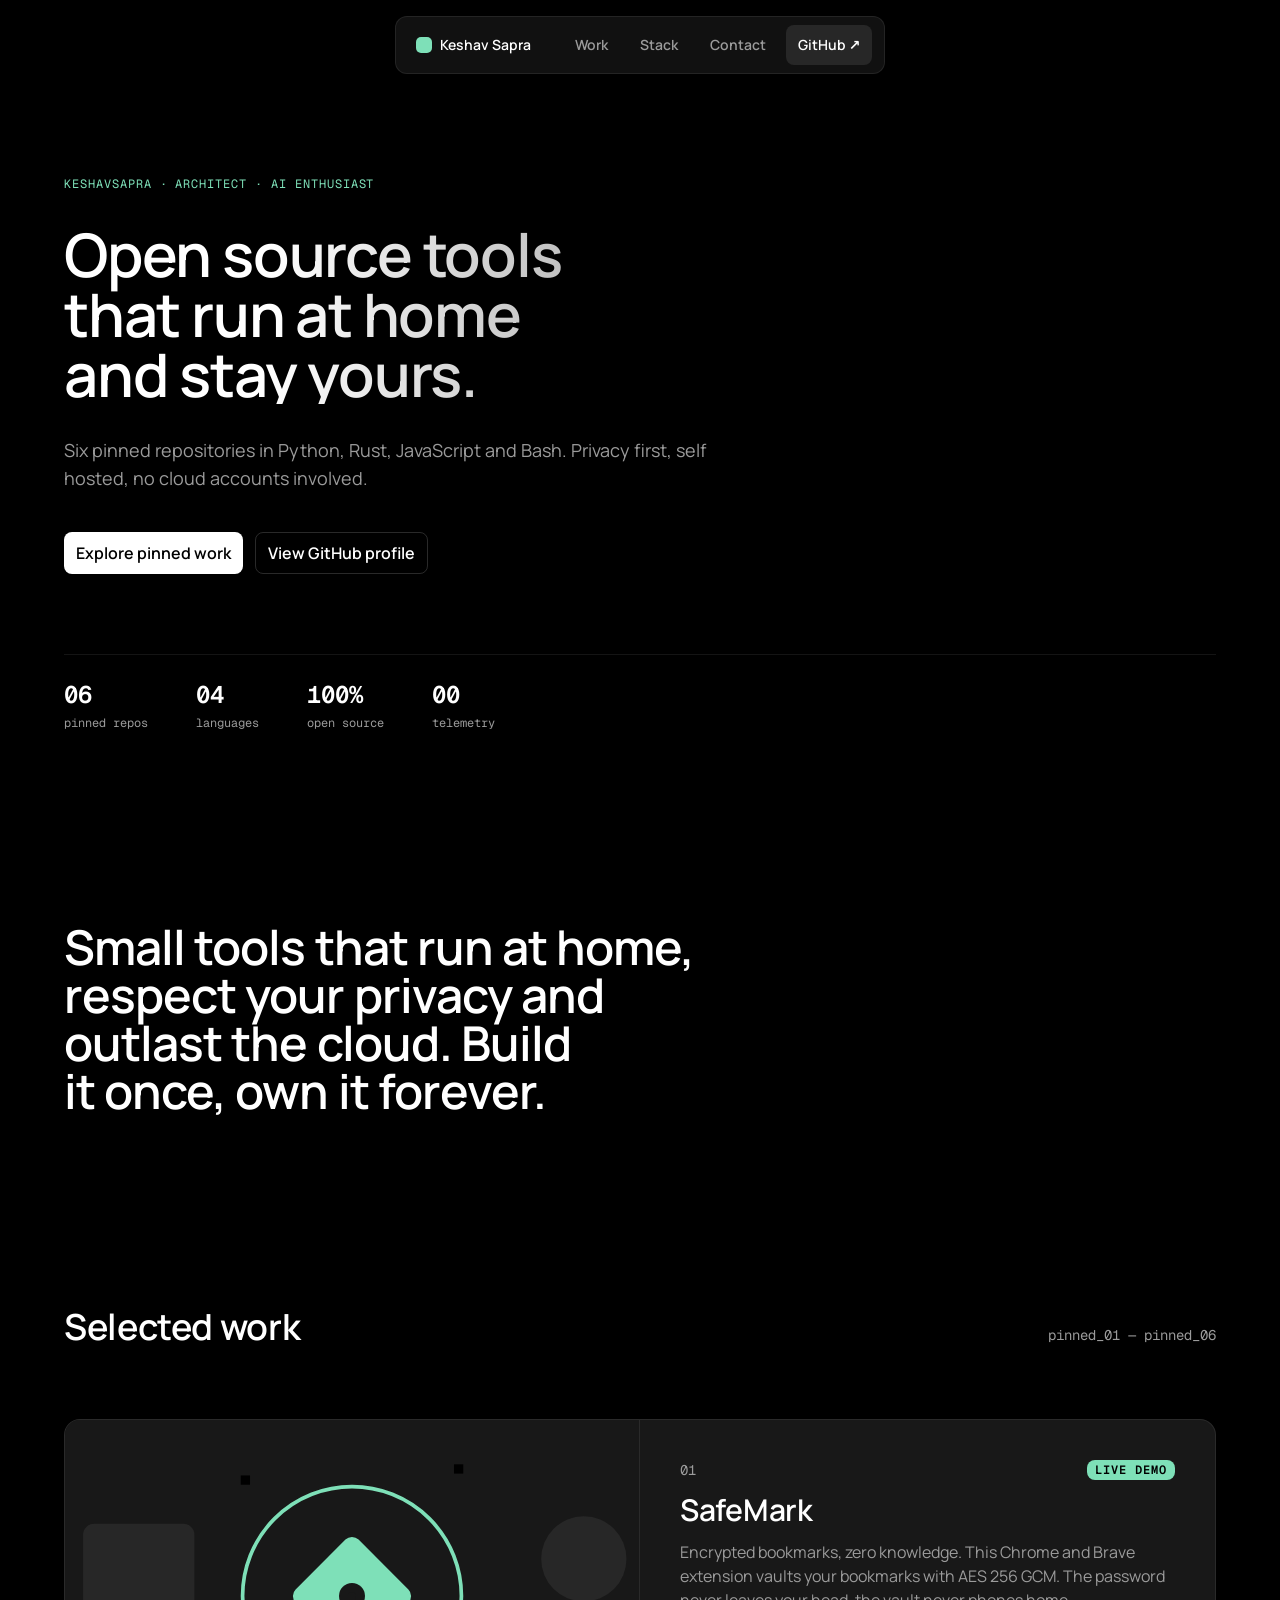
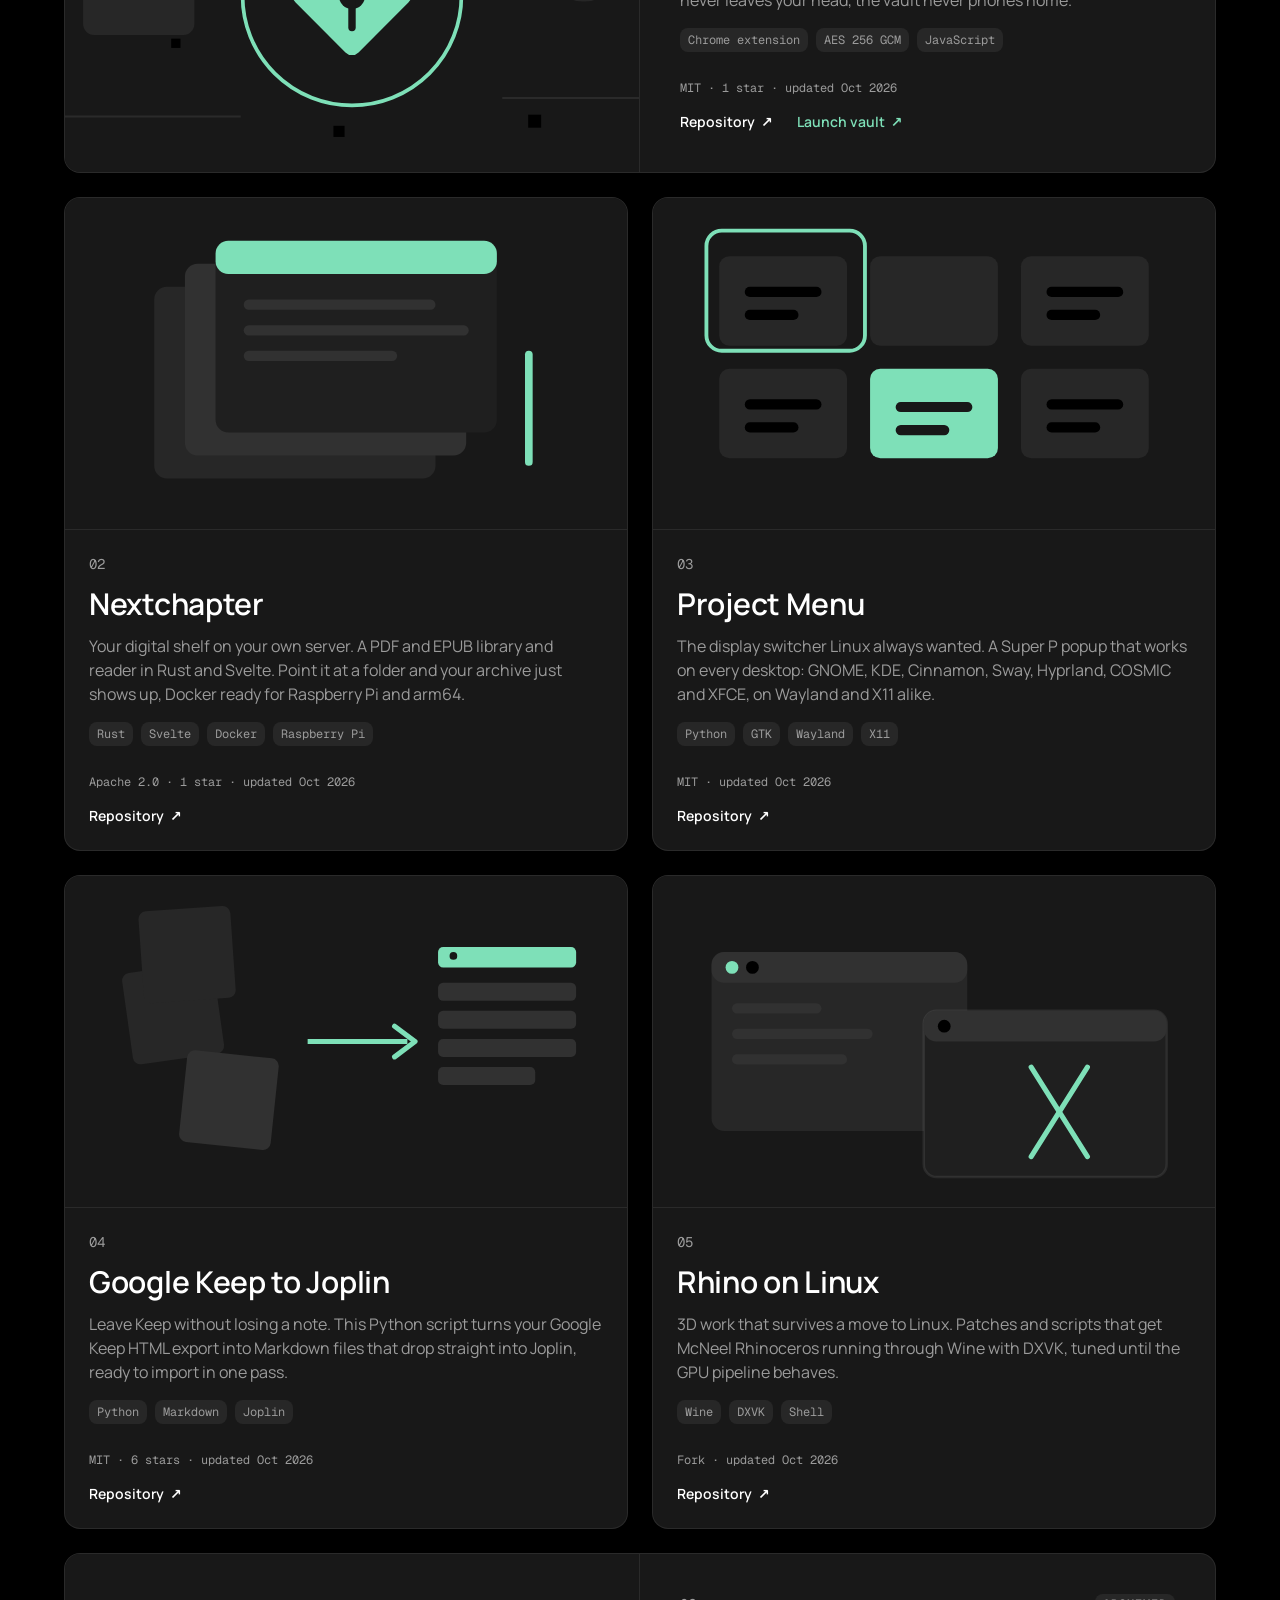
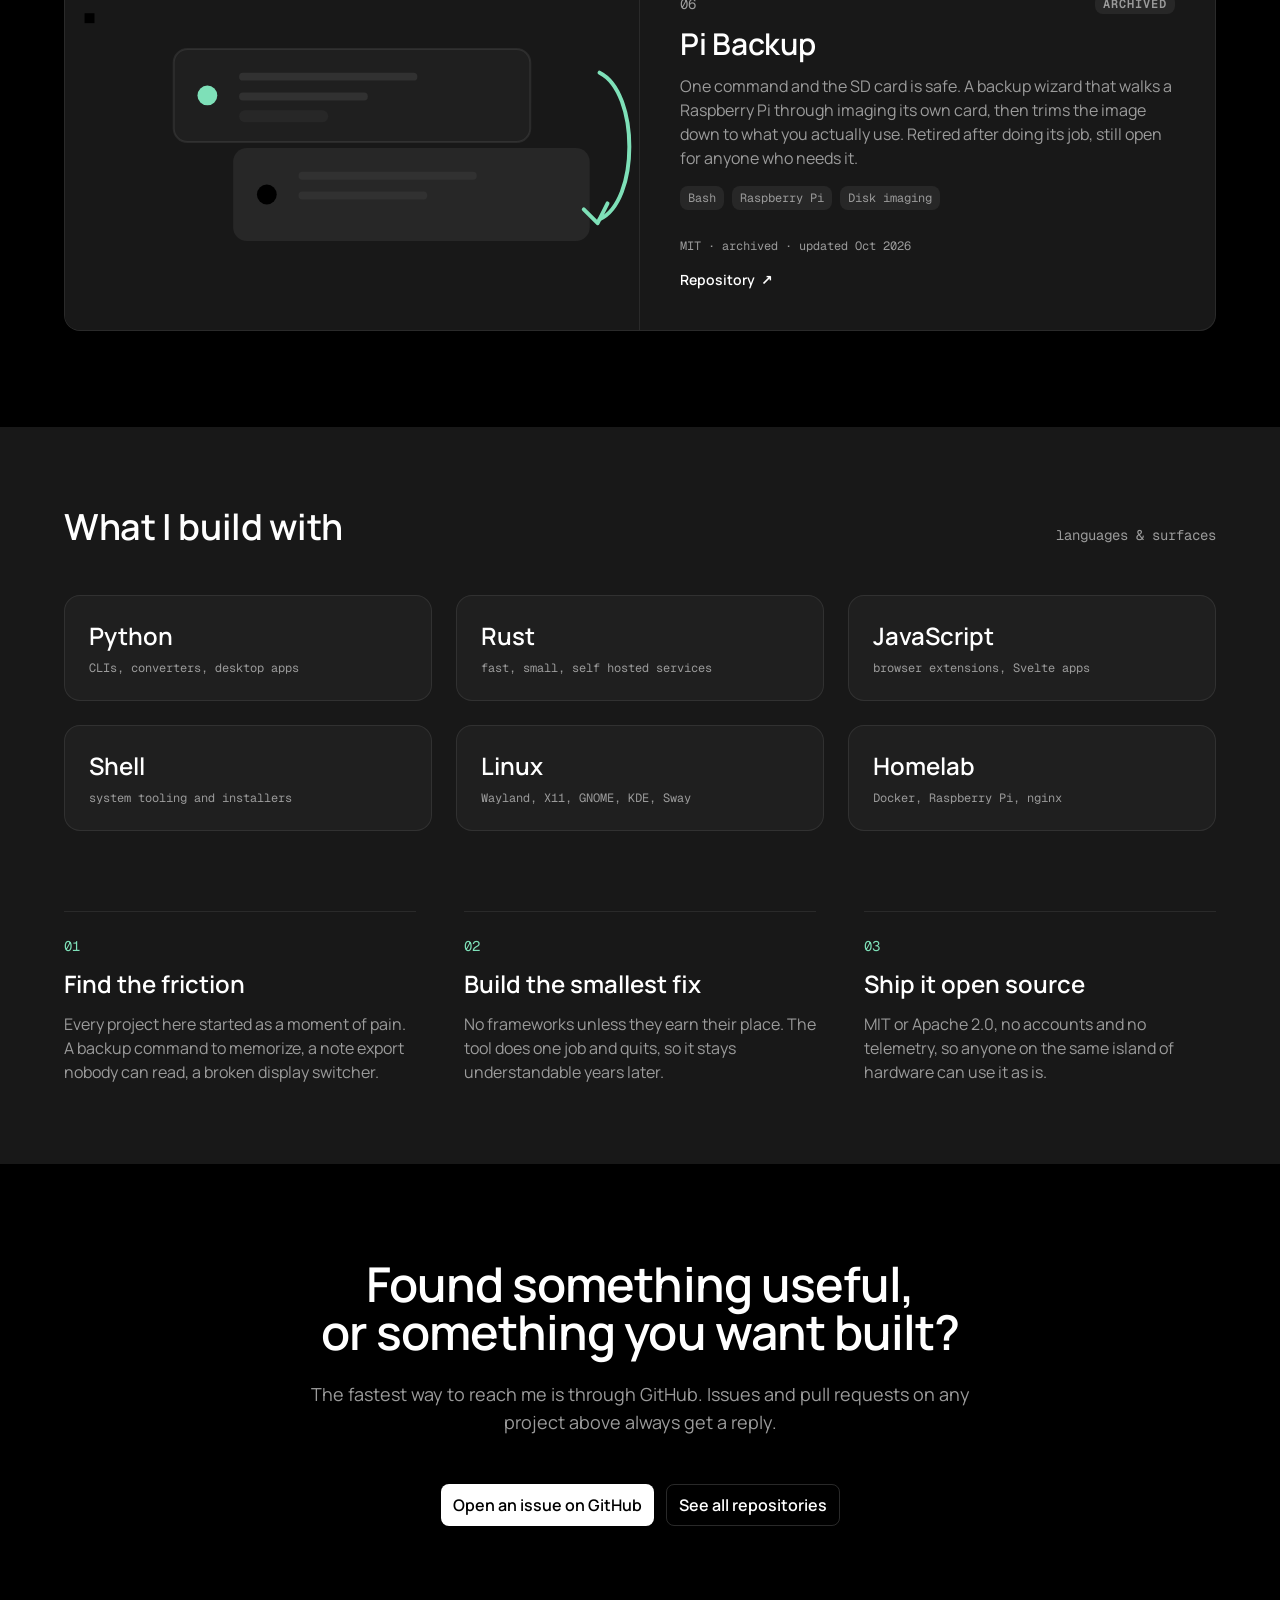
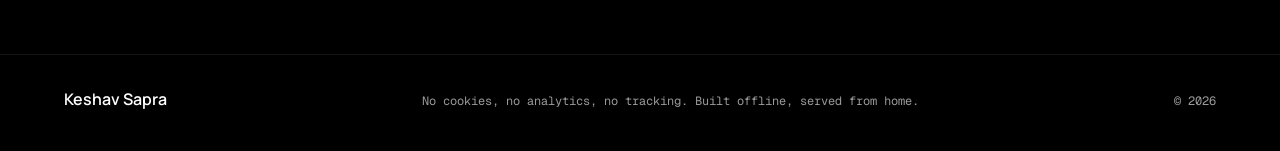
<file: index.html>
<!DOCTYPE html>
<html lang="en">
<head>
  <meta charset="UTF-8">
  <meta name="viewport" content="width=device-width, initial-scale=1">
  <title>Keshav Sapra · Pinned work</title>
  <meta name="description" content="Pinned projects from Keshav Sapra. Open source tools built for Linux, self hosting and privacy. No cloud accounts, no telemetry.">
  <meta property="og:title" content="Keshav Sapra · Pinned work">
  <meta property="og:description" content="Six pinned projects. Open source, self hosted, privacy first. Built on Linux.">
  <meta property="og:type" content="website">
  <meta property="og:image" content="assets/img/og.png">
  <meta name="theme-color" content="#000000">
  <link rel="icon" type="image/svg+xml" href="assets/img/favicon.svg">
  <link rel="icon" type="image/png" sizes="64x64" href="assets/img/favicon.png">
  <link rel="stylesheet" href="assets/css/style.css">
</head>
<body>
  <a class="skip-link" href="#main">Skip to content</a>

  <!-- ===== Floating nav ===== -->
  <header class="nav-wrap">
    <nav class="nav" aria-label="Primary">
      <a class="nav-brand" href="#top">
        <span class="brand-mark" aria-hidden="true"></span>
        <span class="brand-name">Keshav Sapra</span>
      </a>
      <button class="nav-toggle" type="button" aria-expanded="false" aria-controls="nav-links" aria-label="Open menu">
        <span class="nav-toggle-line" aria-hidden="true"></span>
        <span class="nav-toggle-line" aria-hidden="true"></span>
      </button>
      <div class="nav-links" id="nav-links">
        <a class="nav-link" href="#work">Work</a>
        <a class="nav-link" href="#stack">Stack</a>
        <a class="nav-link" href="#contact">Contact</a>
        <a class="nav-link nav-link-ext" href="https://github.com/keshavsapra" target="_blank" rel="noopener">GitHub ↗</a>
      </div>
    </nav>
  </header>

  <main id="main">

    <!-- ===== Hero ===== -->
    <section class="hero" id="top">
      <div class="container">
        <p class="eyebrow reveal">keshavsapra · architect · AI enthusiast</p>
        <h1 class="hero-title reveal">
          Open source tools<br>
          that run at home<br>
          and stay yours.
        </h1>
        <p class="hero-sub reveal">
          Six pinned repositories in Python, Rust, JavaScript and Bash.
          Privacy first, self hosted, no cloud accounts involved.
        </p>
        <div class="hero-cta reveal">
          <a class="btn btn-primary" href="#work">Explore pinned work</a>
          <a class="btn btn-ghost" href="https://github.com/keshavsapra" target="_blank" rel="noopener">View GitHub profile</a>
        </div>
        <ul class="hero-stats reveal" aria-label="Quick facts">
          <li><span class="stat-num">06</span><span class="stat-label">pinned repos</span></li>
          <li><span class="stat-num">04</span><span class="stat-label">languages</span></li>
          <li><span class="stat-num">100%</span><span class="stat-label">open source</span></li>
          <li><span class="stat-num">00</span><span class="stat-label">telemetry</span></li>
        </ul>
      </div>
    </section>

    <!-- ===== Tagline reveal (word by word) ===== -->
    <section class="tagline" aria-label="About this work">
      <div class="container">
        <h2 class="tagline-copy" id="tagline">Small tools that run at home,
          respect your privacy and outlast the cloud.
          Build it once, own it forever.</h2>
      </div>
    </section>

    <!-- ===== Work ===== -->
    <section class="work" id="work">
      <div class="container">
        <div class="section-head reveal">
          <h2 class="section-title">Selected work</h2>
          <p class="section-note">pinned_01 — pinned_06</p>
        </div>

        <!-- 01 · SafeMark (featured) -->
        <article class="card card-wide in-flow reveal" id="safemark">
          <div class="card-art">
            <svg viewBox="0 0 900 380" role="img" aria-label="Abstract art of a shield and scattered encrypted data squares" preserveAspectRatio="xMidYMid slice">
              <rect width="900" height="380" fill="var(--art-bg)"/>
              <g fill="var(--art-dim)">
                <rect x="60" y="52" width="10" height="10"/><rect x="120" y="300" width="10" height="10"/>
                <rect x="212" y="120" width="14" height="14"/><rect x="330" y="60" width="10" height="10"/>
                <rect x="430" y="330" width="12" height="12"/><rect x="560" y="48" width="10" height="10"/>
                <rect x="640" y="318" width="14" height="14"/><rect x="790" y="90" width="10" height="10"/>
                <rect x="840" y="240" width="12" height="12"/><rect x="255" y="236" width="10" height="10"/>
              </g>
              <circle cx="450" cy="190" r="118" fill="none" stroke="var(--accent)" stroke-width="4"/>
              <rect x="402" y="142" width="96" height="96" rx="10" fill="var(--accent)" transform="rotate(45 450 190)"/>
              <circle cx="450" cy="190" r="14" fill="var(--art-bg)"/>
              <path d="M450 190 v34" stroke="var(--art-bg)" stroke-width="8" stroke-linecap="round"/>
              <circle cx="700" cy="150" r="46" fill="var(--surface2)"/>
              <rect x="160" y="112" width="120" height="120" rx="12" fill="var(--surface2)"/>
              <path d="M120 320 h210" stroke="var(--line)" stroke-width="2"/>
              <path d="M612 300 h220" stroke="var(--line)" stroke-width="2"/>
            </svg>
          </div>
          <div class="card-body">
            <div class="card-top">
              <span class="card-index">01</span>
              <span class="card-flag">live demo</span>
            </div>
            <h3 class="card-title">SafeMark</h3>
            <p class="card-desc">
              Encrypted bookmarks, zero knowledge. This Chrome and Brave extension vaults
              your bookmarks with AES 256 GCM. The password never leaves your head, the
              vault never phones home.
            </p>
            <ul class="card-tags" aria-label="Technologies">
              <li>Chrome extension</li><li>AES 256 GCM</li><li>JavaScript</li>
            </ul>
            <p class="card-meta">MIT · 1 star · updated Oct 2026</p>
            <div class="card-links">
              <a class="card-link" href="https://github.com/keshavsapra/SafeMark" target="_blank" rel="noopener">Repository <span aria-hidden="true">↗</span></a>
              <a class="card-link card-link-alt" href="https://keshavsapra.github.io/SafeMark/" target="_blank" rel="noopener">Launch vault <span aria-hidden="true">↗</span></a>
            </div>
          </div>
        </article>

        <!-- 02 · nextchapter -->
        <article class="card reveal" id="nextchapter">
          <div class="card-art">
            <svg viewBox="0 0 440 260" role="img" aria-label="Abstract art of stacked digital pages" preserveAspectRatio="xMidYMid slice">
              <rect width="440" height="260" fill="var(--art-bg)"/>
              <rect x="70" y="70" width="220" height="150" rx="10" fill="var(--surface2)"/>
              <rect x="94" y="52" width="220" height="150" rx="10" fill="var(--surface3)"/>
              <rect x="118" y="34" width="220" height="150" rx="10" fill="#1F1F1F"/>
              <rect x="118" y="34" width="220" height="26" rx="10" fill="var(--accent)"/>
              <g fill="var(--surface3)">
                <rect x="140" y="80" width="150" height="8" rx="4"/>
                <rect x="140" y="100" width="176" height="8" rx="4"/>
                <rect x="140" y="120" width="120" height="8" rx="4"/>
              </g>
              <rect x="360" y="120" width="6" height="90" rx="3" fill="var(--accent)"/>
            </svg>
          </div>
          <div class="card-body">
            <div class="card-top"><span class="card-index">02</span></div>
            <h3 class="card-title">Nextchapter</h3>
            <p class="card-desc">
              Your digital shelf on your own server. A PDF and EPUB library and reader in
              Rust and Svelte. Point it at a folder and your archive just shows up, Docker
              ready for Raspberry Pi and arm64.
            </p>
            <ul class="card-tags" aria-label="Technologies">
              <li>Rust</li><li>Svelte</li><li>Docker</li><li>Raspberry Pi</li>
            </ul>
            <p class="card-meta">Apache 2.0 · 1 star · updated Oct 2026</p>
            <div class="card-links">
              <a class="card-link" href="https://github.com/keshavsapra/nextchapter" target="_blank" rel="noopener">Repository <span aria-hidden="true">↗</span></a>
            </div>
          </div>
        </article>

        <!-- 03 · project-menu -->
        <article class="card reveal" id="project-menu">
          <div class="card-art">
            <svg viewBox="0 0 440 260" role="img" aria-label="Abstract art of a display picker grid with one active tile" preserveAspectRatio="xMidYMid slice">
              <rect width="440" height="260" fill="var(--art-bg)"/>
              <g fill="var(--surface2)">
                <rect x="52" y="46" width="100" height="70" rx="8"/>
                <rect x="170" y="46" width="100" height="70" rx="8"/>
                <rect x="288" y="46" width="100" height="70" rx="8"/>
                <rect x="52" y="134" width="100" height="70" rx="8"/>
              </g>
              <rect x="170" y="134" width="100" height="70" rx="8" fill="var(--accent)"/>
              <rect x="288" y="134" width="100" height="70" rx="8" fill="var(--surface2)"/>
              <rect x="30" y="30" width="124" height="94" rx="12" fill="none" stroke="var(--accent)" stroke-width="3" stroke-dasharray="0 0" transform="translate(12 -4)"/>
              <g fill="var(--art-dim)">
                <rect x="72" y="70" width="60" height="8" rx="4"/><rect x="72" y="88" width="42" height="8" rx="4"/>
                <rect x="190" y="160" width="60" height="8" rx="4" fill="var(--art-bg)"/><rect x="190" y="178" width="42" height="8" rx="4" fill="var(--art-bg)"/>
                <rect x="308" y="70" width="60" height="8" rx="4"/><rect x="308" y="88" width="42" height="8" rx="4"/>
                <rect x="72" y="158" width="60" height="8" rx="4"/><rect x="72" y="176" width="42" height="8" rx="4"/>
                <rect x="308" y="158" width="60" height="8" rx="4"/><rect x="308" y="176" width="42" height="8" rx="4"/>
              </g>
            </svg>
          </div>
          <div class="card-body">
            <div class="card-top"><span class="card-index">03</span></div>
            <h3 class="card-title">Project Menu</h3>
            <p class="card-desc">
              The display switcher Linux always wanted. A Super P popup that works on every
              desktop: GNOME, KDE, Cinnamon, Sway, Hyprland, COSMIC and XFCE, on Wayland and
              X11 alike.
            </p>
            <ul class="card-tags" aria-label="Technologies">
              <li>Python</li><li>GTK</li><li>Wayland</li><li>X11</li>
            </ul>
            <p class="card-meta">MIT · updated Oct 2026</p>
            <div class="card-links">
              <a class="card-link" href="https://github.com/keshavsapra/project-menu" target="_blank" rel="noopener">Repository <span aria-hidden="true">↗</span></a>
            </div>
          </div>
        </article>

        <!-- 04 · Google Keep to Joplin -->
        <article class="card reveal" id="keep-to-joplin">
          <div class="card-art">
            <svg viewBox="0 0 440 260" role="img" aria-label="Abstract art of scattered notes flowing into an ordered stack" preserveAspectRatio="xMidYMid slice">
              <rect width="440" height="260" fill="var(--art-bg)"/>
              <g fill="var(--surface2)" transform="rotate(-8 100 130)">
                <rect x="52" y="70" width="72" height="72" rx="6"/>
              </g>
              <g fill="var(--surface3)" transform="rotate(6 130 180)">
                <rect x="92" y="140" width="72" height="72" rx="6"/>
              </g>
              <g fill="var(--surface2)" transform="rotate(-4 96 66)">
                <rect x="60" y="26" width="72" height="72" rx="6"/>
              </g>
              <path d="M190 130 C 230 130, 232 130, 268 130" stroke="var(--accent)" stroke-width="4" fill="none"/>
              <path d="M258 118 L 274 130 L 258 142" stroke="var(--accent)" stroke-width="4" fill="none" stroke-linecap="round" stroke-linejoin="round"/>
              <rect x="292" y="56" width="108" height="16" rx="4" fill="var(--accent)"/>
              <rect x="292" y="84" width="108" height="14" rx="4" fill="var(--surface3)"/>
              <rect x="292" y="106" width="108" height="14" rx="4" fill="var(--surface3)"/>
              <rect x="292" y="128" width="108" height="14" rx="4" fill="var(--surface3)"/>
              <rect x="292" y="150" width="76" height="14" rx="4" fill="var(--surface3)"/>
              <circle cx="304" cy="63" r="3" fill="var(--art-bg)"/>
            </svg>
          </div>
          <div class="card-body">
            <div class="card-top"><span class="card-index">04</span></div>
            <h3 class="card-title">Google Keep to Joplin</h3>
            <p class="card-desc">
              Leave Keep without losing a note. This Python script turns your Google Keep
              HTML export into Markdown files that drop straight into Joplin, ready to
              import in one pass.
            </p>
            <ul class="card-tags" aria-label="Technologies">
              <li>Python</li><li>Markdown</li><li>Joplin</li>
            </ul>
            <p class="card-meta">MIT · 6 stars · updated Oct 2026</p>
            <div class="card-links">
              <a class="card-link" href="https://github.com/keshavsapra/Google-Keep-to-Joplin" target="_blank" rel="noopener">Repository <span aria-hidden="true">↗</span></a>
            </div>
          </div>
        </article>

        <!-- 05 · rhino-linux -->
        <article class="card reveal" id="rhino-linux">
          <div class="card-art">
            <svg viewBox="0 0 440 260" role="img" aria-label="Abstract art of overlapping application windows" preserveAspectRatio="xMidYMid slice">
              <rect width="440" height="260" fill="var(--art-bg)"/>
              <rect x="46" y="60" width="200" height="140" rx="10" fill="var(--surface2)"/>
              <rect x="46" y="60" width="200" height="24" rx="10" fill="var(--surface3)"/>
              <circle cx="62" cy="72" r="5" fill="var(--accent)"/>
              <circle cx="78" cy="72" r="5" fill="var(--art-dim)"/>
              <g fill="var(--surface3)">
                <rect x="62" y="100" width="70" height="8" rx="4"/>
                <rect x="62" y="120" width="110" height="8" rx="4"/>
                <rect x="62" y="140" width="90" height="8" rx="4"/>
              </g>
              <rect x="212" y="106" width="190" height="130" rx="10" fill="#1F1F1F" stroke="var(--line)" stroke-width="2"/>
              <rect x="212" y="106" width="190" height="24" rx="10" fill="var(--surface3)"/>
              <g stroke="var(--accent)" stroke-width="4" fill="none" stroke-linecap="round">
                <path d="M296 150 L 340 220"/>
                <path d="M340 150 L 296 220"/>
              </g>
              <circle cx="228" cy="118" r="5" fill="var(--art-dim)"/>
            </svg>
          </div>
          <div class="card-body">
            <div class="card-top"><span class="card-index">05</span></div>
            <h3 class="card-title">Rhino on Linux</h3>
            <p class="card-desc">
              3D work that survives a move to Linux. Patches and scripts that get
              McNeel Rhinoceros running through Wine with DXVK, tuned until the GPU
              pipeline behaves.
            </p>
            <ul class="card-tags" aria-label="Technologies">
              <li>Wine</li><li>DXVK</li><li>Shell</li>
            </ul>
            <p class="card-meta">Fork · updated Oct 2026</p>
            <div class="card-links">
              <a class="card-link" href="https://github.com/keshavsapra/rhino-linux" target="_blank" rel="noopener">Repository <span aria-hidden="true">↗</span></a>
            </div>
          </div>
        </article>

        <!-- 06 · pi-backup (wide closer) -->
        <article class="card card-wide reveal" id="pi-backup">
          <div class="card-art">
            <svg viewBox="0 0 900 380" role="img" aria-label="Abstract art of two identical drives, one duplicated as backup" preserveAspectRatio="xMidYMid slice">
              <rect width="900" height="380" fill="var(--art-bg)"/>
              <rect x="270" y="96" width="360" height="94" rx="14" fill="#1F1F1F" stroke="var(--line)" stroke-width="2"/>
              <circle cx="304" cy="143" r="10" fill="var(--accent)"/>
              <g fill="var(--surface3)">
                <rect x="336" y="120" width="180" height="8" rx="4"/>
                <rect x="336" y="140" width="130" height="8" rx="4"/>
              </g>
              <rect x="336" y="158" width="90" height="12" rx="6" fill="var(--surface2)"/>
              <rect x="330" y="196" width="360" height="94" rx="14" fill="var(--surface2)"/>
              <circle cx="364" cy="243" r="10" fill="var(--art-dim)"/>
              <g fill="var(--surface3)">
                <rect x="396" y="220" width="180" height="8" rx="4"/>
                <rect x="396" y="240" width="130" height="8" rx="4"/>
              </g>
              <path d="M700 120 C 740 140, 740 250, 700 268" stroke="var(--accent)" stroke-width="4" fill="none" stroke-linecap="round"/>
              <path d="M708 252 L 698 272 L 684 258" stroke="var(--accent)" stroke-width="4" fill="none" stroke-linecap="round" stroke-linejoin="round"/>
              <g fill="var(--art-dim)">
                <rect x="120" y="320" width="12" height="12"/><rect x="790" y="70" width="12" height="12"/><rect x="180" y="60" width="10" height="10"/>
              </g>
            </svg>
          </div>
          <div class="card-body">
            <div class="card-top">
              <span class="card-index">06</span>
              <span class="card-flag card-flag-muted">archived</span>
            </div>
            <h3 class="card-title">Pi Backup</h3>
            <p class="card-desc">
              One command and the SD card is safe. A backup wizard that walks a Raspberry
              Pi through imaging its own card, then trims the image down to what you
              actually use. Retired after doing its job, still open for anyone who needs it.
            </p>
            <ul class="card-tags" aria-label="Technologies">
              <li>Bash</li><li>Raspberry Pi</li><li>Disk imaging</li>
            </ul>
            <p class="card-meta">MIT · archived · updated Oct 2026</p>
            <div class="card-links">
              <a class="card-link" href="https://github.com/keshavsapra/pi-backup" target="_blank" rel="noopener">Repository <span aria-hidden="true">↗</span></a>
            </div>
          </div>
        </article>
      </div>
    </section>

    <!-- ===== Stack ===== -->
    <section class="stack" id="stack">
      <div class="container">
        <div class="section-head reveal">
          <h2 class="section-title">What I build with</h2>
          <p class="section-note">languages &amp; surfaces</p>
        </div>
        <div class="stack-grid">
          <div class="stack-item reveal">
            <span class="stack-lang">Python</span>
            <span class="stack-use">CLIs, converters, desktop apps</span>
          </div>
          <div class="stack-item reveal">
            <span class="stack-lang">Rust</span>
            <span class="stack-use">fast, small, self hosted services</span>
          </div>
          <div class="stack-item reveal">
            <span class="stack-lang">JavaScript</span>
            <span class="stack-use">browser extensions, Svelte apps</span>
          </div>
          <div class="stack-item reveal">
            <span class="stack-lang">Shell</span>
            <span class="stack-use">system tooling and installers</span>
          </div>
          <div class="stack-item reveal">
            <span class="stack-lang">Linux</span>
            <span class="stack-use">Wayland, X11, GNOME, KDE, Sway</span>
          </div>
          <div class="stack-item reveal">
            <span class="stack-lang">Homelab</span>
            <span class="stack-use">Docker, Raspberry Pi, nginx</span>
          </div>
        </div>

        <!-- how the work happens -->
        <ol class="steps">
          <li class="step reveal">
            <span class="step-num">01</span>
            <h3 class="step-title">Find the friction</h3>
            <p>Every project here started as a moment of pain. A backup command to
              memorize, a note export nobody can read, a broken display switcher.</p>
          </li>
          <li class="step reveal">
            <span class="step-num">02</span>
            <h3 class="step-title">Build the smallest fix</h3>
            <p>No frameworks unless they earn their place. The tool does one job and
              quits, so it stays understandable years later.</p>
          </li>
          <li class="step reveal">
            <span class="step-num">03</span>
            <h3 class="step-title">Ship it open source</h3>
            <p>MIT or Apache 2.0, no accounts and no telemetry, so anyone on the same
              island of hardware can use it as is.</p>
          </li>
        </ol>
      </div>
    </section>

    <!-- ===== Contact ===== -->
    <section class="contact" id="contact">
      <div class="container">
        <h2 class="contact-title reveal">Found something useful,<br>or something you want built?</h2>
        <p class="contact-sub reveal">
          The fastest way to reach me is through GitHub. Issues and pull requests
          on any project above always get a reply.
        </p>
        <div class="hero-cta reveal">
          <a class="btn btn-primary" href="https://github.com/keshavsapra" target="_blank" rel="noopener">Open an issue on GitHub</a>
          <a class="btn btn-ghost" href="https://github.com/keshavsapra?tab=repositories" target="_blank" rel="noopener">See all repositories</a>
        </div>
      </div>
    </section>

  </main>

  <footer class="footer">
    <div class="container">
      <div class="footer-row">
        <p class="footer-brand">Keshav Sapra</p>
        <p class="footer-note">No cookies, no analytics, no tracking. Built offline, served from home.</p>
        <p class="footer-copy">© <span id="year">2026</span></p>
      </div>
    </div>
  </footer>

  <script src="assets/js/main.js" defer></script>
</body>
</html>
</file>
<file: assets/css/style.css>
/* ============================================================
   Keshav Sapra · pinned work portfolio
   Design system: Manrope (primary) + Geist Mono (data only)
   Dark flat surfaces, one text gradient, weighted motion.
   ============================================================ */

/* ---------- Fonts (self hosted, offline) ---------- */
@font-face {
  font-family: "Manrope";
  font-style: normal;
  font-weight: 200 800;
  font-display: swap;
  src: url("../fonts/manrope-latin-ext.woff2") format("woff2");
  unicode-range: U+0100-02BA, U+02BD-02C5, U+02C7-02CC, U+02CE-02D7, U+02DD-02FF, U+0304, U+0308, U+0329, U+1D00-1DBF, U+1E00-1E9F, U+1EF2-1EFF, U+2020, U+20A0-20AB, U+20AD-20C0, U+2113, U+2C60-2C7F, U+A720-A7FF;
}
@font-face {
  font-family: "Manrope";
  font-style: normal;
  font-weight: 200 800;
  font-display: swap;
  src: url("../fonts/manrope-latin.woff2") format("woff2");
  unicode-range: U+0000-00FF, U+0131, U+0152-0153, U+02BB-02BC, U+02C6, U+02DA, U+02DC, U+0304, U+0308, U+0329, U+2000-206F, U+20AC, U+2122, U+2191, U+2193, U+2212, U+2215, U+FEFF, U+FFFD;
}
@font-face {
  font-family: "Geist Mono";
  font-style: normal;
  font-weight: 100 900;
  font-display: swap;
  src: url("../fonts/geistmono-latin-ext.woff2") format("woff2");
  unicode-range: U+0100-02BA, U+02BD-02C5, U+02C7-02CC, U+02CE-02D7, U+02DD-02FF, U+0304, U+0308, U+0329, U+1D00-1DBF, U+1E00-1E9F, U+1EF2-1EFF, U+2020, U+20A0-20AB, U+20AD-20C0, U+2113, U+2C60-2C7F, U+A720-A7FF;
}
@font-face {
  font-family: "Geist Mono";
  font-style: normal;
  font-weight: 100 900;
  font-display: swap;
  src: url("../fonts/geistmono-latin.woff2") format("woff2");
  unicode-range: U+0000-00FF, U+0131, U+0152-0153, U+02BB-02BC, U+02C6, U+02DA, U+02DC, U+0304, U+0308, U+0329, U+2000-206F, U+20AC, U+2122, U+2191, U+2193, U+2212, U+2215, U+FEFF, U+FFFD;
}

/* ---------- Tokens ---------- */
:root {
  /* surfaces (dark palette) */
  --bg: #000000;
  --surface1: #181818;
  --surface2: #272727;
  --surface3: #313131;
  --art-bg: #181818;
  --text: #FFFFFF;
  --muted: #9B9B9B;
  --accent: #7EE0B8;
  --line: rgba(255, 255, 255, 0.08);

  /* motion */
  --ease: cubic-bezier(0.22, 1, 0.36, 1);
  --dur: 700ms;

  /* type */
  --font: "Manrope", system-ui, -apple-system, sans-serif;
  --mono: "Geist Mono", ui-monospace, monospace;
}

/* ---------- Reset ---------- */
*, *::before, *::after { box-sizing: border-box; }
* { margin: 0; }
html { scroll-padding-top: 112px; }
@media (prefers-reduced-motion: no-preference) {
  html { scroll-behavior: smooth; }
}
body {
  background: var(--bg);
  color: var(--text);
  font-family: var(--font);
  font-size: 16px;
  line-height: 24px;
  -webkit-font-smoothing: antialiased;
  text-rendering: optimizeLegibility;
}
img, svg { display: block; max-width: 100%; }
button { font: inherit; color: inherit; background: none; border: 0; cursor: pointer; }
a { color: inherit; }
ul, ol { padding: 0; list-style: none; }
h1, h2, h3, p { text-wrap: pretty; }
h1, h2, .contact-title, .tagline-copy { text-wrap: balance; }
::selection { background: var(--accent); color: #000; }
:focus-visible { outline: 2px solid var(--accent); outline-offset: 2px; border-radius: 2px; }

.container {
  max-width: 1200px;
  margin-inline: auto;
  padding-inline: 24px;
}
@media (max-width: 640px) {
  .container { padding-inline: 16px; }
}

.skip-link {
  position: fixed;
  top: 12px;
  left: 12px;
  z-index: 100;
  padding: 8px 12px;
  background: var(--accent);
  color: #000;
  font-size: 14px;
  font-weight: 600;
  border-radius: 8px;
  transform: translateY(-200%);
}
.skip-link:focus { transform: translateY(0); }

/* ============================================================
   Sub nav
   ============================================================ */
.nav-wrap {
  position: fixed;
  top: 0;
  left: 0;
  right: 0;
  z-index: 50;
  display: flex;
  justify-content: center;
  padding-top: 16px;
  pointer-events: none;
}
.nav {
  pointer-events: auto;
  display: inline-flex;
  align-items: center;
  gap: 24px;
  padding: 8px 12px;
  background: rgba(24, 24, 24, 0.72);
  -webkit-backdrop-filter: blur(14px);
  backdrop-filter: blur(14px);
  border: 1px solid var(--line);
  border-radius: 12px;
}
.nav-brand {
  display: inline-flex;
  align-items: center;
  gap: 8px;
  padding: 4px 8px;
  text-decoration: none;
  font-weight: 600;
}
.brand-mark {
  width: 16px;
  height: 16px;
  border-radius: 5px;
  background: var(--accent);
}
.brand-name { font-size: 14px; }
.nav-links { display: inline-flex; align-items: center; gap: 8px; }
.nav-link {
  padding: 8px 12px;
  font-size: 14px;
  font-weight: 600;
  color: var(--muted);
  text-decoration: none;
  border-radius: 8px;
  transition: color 300ms var(--ease), background-color 300ms var(--ease);
}
.nav-link:hover, .nav-link:focus-visible { color: var(--text); background: var(--surface2); }
.nav-link-ext { color: var(--text); background: var(--surface2); }
.nav-link-ext:hover, .nav-link-ext:focus-visible { background: var(--surface3); }
.nav-toggle { display: none; position: relative; z-index: 60; width: 40px; height: 40px; border-radius: 8px; }
.nav-toggle-line {
  position: absolute;
  left: 10px;
  width: 20px;
  height: 2px;
  background: var(--text);
  border-radius: 1px;
  transition: transform 500ms var(--ease);
}
.nav-toggle-line:nth-child(1) { top: 15px; }
.nav-toggle-line:nth-child(2) { top: 23px; }
.nav-toggle[aria-expanded="true"] .nav-toggle-line:nth-child(1) { transform: translateY(4px) rotate(45deg); }
.nav-toggle[aria-expanded="true"] .nav-toggle-line:nth-child(2) { transform: translateY(-4px) rotate(-45deg); }

@media (max-width: 820px) {
  .nav { width: calc(100% - 32px); justify-content: space-between; }
  .nav-toggle { display: block; }
  .nav-links {
    position: fixed;
    inset: 0;
    z-index: 55;
    flex-direction: column;
    align-items: flex-start;
    justify-content: center;
    gap: 16px;
    padding: 48px 32px;
    background: rgba(0, 0, 0, 0.92);
    -webkit-backdrop-filter: blur(18px);
    backdrop-filter: blur(18px);
    opacity: 0;
    visibility: hidden;
    transition: opacity 500ms var(--ease), visibility 0s linear 500ms;
  }
  .nav-links.open { opacity: 1; visibility: visible; transition: opacity 500ms var(--ease); }
  .nav-links .nav-link {
    font-size: 36px;
    line-height: 40px;
    padding: 8px 0;
    transform: translateY(24px);
    opacity: 0;
    transition: transform 500ms var(--ease), opacity 500ms var(--ease), color 300ms var(--ease), background-color 300ms var(--ease);
  }
  .nav-links.open .nav-link {
    transform: translateY(0);
    opacity: 1;
    transition-delay: calc(var(--i) * 60ms);
  }
  body.menu-open { overflow: hidden; }
}

/* ============================================================
   Hero
   ============================================================ */
.hero { padding: 176px 0 96px; }
.eyebrow {
  font-family: var(--mono);
  font-size: 12px;
  line-height: 16px;
  letter-spacing: 0.08em;
  text-transform: uppercase;
  color: var(--accent);
  margin-bottom: 32px;
}
.hero-title {
  font-size: 60px;
  line-height: 1;
  font-weight: 600;
  letter-spacing: -0.02em;
  max-width: 680px;
  background: linear-gradient(90deg, #FFFFFF 30%, #9B9B9B 100%);
  -webkit-background-clip: text;
  background-clip: text;
  -webkit-text-fill-color: transparent;
  margin-bottom: 32px;
}
.hero-sub {
  font-size: 18px;
  line-height: 28px;
  color: var(--muted);
  max-width: 680px;
  margin-bottom: 40px;
}
.hero-cta { display: flex; flex-wrap: wrap; gap: 12px; margin-bottom: 80px; }
.btn {
  display: inline-flex;
  align-items: center;
  gap: 8px;
  padding: 12px 8px;
  font-size: 16px;
  line-height: 24px;
  font-weight: 600;
  text-decoration: none;
  border-radius: 8px;
  transition: background-color 300ms var(--ease), color 300ms var(--ease), transform 500ms var(--ease);
}
.btn:active { transform: scale(0.98); }
.btn-primary { background: var(--text); color: #000; padding: 8px 12px; }
.btn-primary:hover, .btn-primary:focus-visible { background: var(--accent); color: #000; }
.btn-ghost { border: 1px solid rgba(255,255,255,0.16); padding: 8px 12px; color: var(--text); }
.btn-ghost:hover, .btn-ghost:focus-visible { background: var(--surface1); border-color: rgba(255,255,255,0.28); }

.hero-stats {
  display: flex;
  flex-wrap: wrap;
  gap: 16px 48px;
  border-top: 1px solid var(--line);
  padding-top: 24px;
}
.hero-stats li { display: flex; flex-direction: column; gap: 4px; }
.stat-num {
  font-family: var(--mono);
  font-size: 24px;
  line-height: 32px;
  font-weight: 600;
}
.stat-label {
  font-family: var(--mono);
  font-size: 12px;
  line-height: 16px;
  color: var(--muted);
}
@media (max-width: 820px) { .hero-title { font-size: 48px; } }
@media (max-width: 640px) {
  .hero { padding: 128px 0 64px; }
  .hero-cta .btn { width: 100%; justify-content: center; }
  .hero-stats { gap: 24px; }
}

/* ============================================================
   Tagline reveal (word by word)
   ============================================================ */
.tagline { padding: 96px 0; }
.tagline-copy {
  font-size: 48px;
  line-height: 1;
  font-weight: 600;
  letter-spacing: -0.02em;
  max-width: 680px;
}
.tagline .w {
  display: inline-block;
  color: rgba(255, 255, 255, 0.28);
  transition: color 500ms var(--ease);
}
.tagline .w.in { color: var(--text); transition-delay: calc(80ms + var(--i) * 40ms); }
@media (max-width: 820px) { .tagline-copy { font-size: 36px; line-height: 40px; } }

/* ============================================================
   Sections
   ============================================================ */
.work { padding: 96px 0; }
.section-head {
  display: flex;
  align-items: baseline;
  justify-content: space-between;
  gap: 24px;
  margin-bottom: 48px;
}
.section-title { font-size: 36px; line-height: 40px; font-weight: 600; letter-spacing: -0.01em; }
.section-note {
  font-family: var(--mono);
  font-size: 14px;
  line-height: 20px;
  color: var(--muted);
  white-space: nowrap;
}

/* ---------- Project cards ---------- */
.work .container {
  display: grid;
  grid-template-columns: repeat(2, 1fr);
  gap: 24px;
  align-items: stretch;
}
.work .section-head { grid-column: 1 / -1; }
.card {
  position: relative;
  display: flex;
  flex-direction: column;
  background: var(--surface1);
  border: 1px solid var(--line);
  border-radius: 16px;
  overflow: hidden;
  transition: border-color 300ms var(--ease), transform 700ms var(--ease);
}
.card:hover, .card:focus-within { border-color: rgba(255,255,255,0.22); transform: translateY(-4px); }
.card-wide { grid-column: 1 / -1; flex-direction: row; }
.card-wide .card-art { flex: 1 1 50%; min-height: 320px; }
.card-wide .card-body { flex: 1 1 50%; }

.card-art { aspect-ratio: 44 / 26; background: var(--art-bg); border-bottom: 1px solid var(--line); overflow: hidden; }
.card-wide .card-art { aspect-ratio: auto; border-bottom: 0; border-right: 1px solid var(--line); }
.card-art svg {
  width: 100%;
  height: 100%;
  transform: scale(1.001);
  transition: transform 900ms var(--ease);
}
.card:hover .card-art svg, .card:focus-within .card-art svg { transform: scale(1.04); }

.card-body { display: flex; flex-direction: column; gap: 12px; padding: 24px; flex: 1; }
.card-wide .card-body { padding: 40px; }
.card-top { display: flex; align-items: center; justify-content: space-between; }
.card-index {
  font-family: var(--mono);
  font-size: 14px;
  line-height: 20px;
  color: var(--muted);
}
.card-flag {
  font-family: var(--mono);
  font-size: 12px;
  line-height: 16px;
  font-weight: 600;
  text-transform: uppercase;
  letter-spacing: 0.08em;
  padding: 2px 8px;
  border-radius: 8px;
  background: var(--accent);
  color: #000;
}
.card-flag-muted { background: var(--surface2); color: var(--muted); }
.card-title { font-size: 30px; line-height: 36px; font-weight: 600; letter-spacing: -0.01em; }
.card-desc { font-size: 16px; line-height: 24px; color: var(--muted); max-width: 560px; }
.card-tags { display: flex; flex-wrap: wrap; gap: 8px; margin-top: 4px; }
.card-tags li {
  font-family: var(--mono);
  font-size: 12px;
  line-height: 16px;
  color: var(--muted);
  background: var(--surface2);
  padding: 4px 8px;
  border-radius: 8px;
}
.card-meta {
  font-family: var(--mono);
  font-size: 12px;
  line-height: 16px;
  color: var(--muted);
  margin-top: auto;
  padding-top: 16px;
}
.card-links { display: flex; flex-wrap: wrap; gap: 24px; margin-top: 4px; }
.card-link {
  font-size: 14px;
  line-height: 20px;
  font-weight: 600;
  color: var(--text);
  text-decoration: none;
  display: inline-flex;
  align-items: center;
  gap: 6px;
}
.card-link span { transition: transform 700ms var(--ease); }
.card-link:hover, .card-link:focus-visible { color: var(--accent); }
.card-link:hover span, .card-link:focus-visible span { transform: translate(2px, -2px); }
.card-link::after {
  content: "";
  position: absolute;
  inset: 0;
  z-index: 1;
}
.card-link-alt { position: relative; z-index: 2; color: var(--accent); }
.card-link-alt::after { content: none; }

/* ---------- Stack ---------- */
.stack { background: var(--surface1); padding: 80px 0; }
.stack-grid {
  display: grid;
  grid-template-columns: repeat(3, 1fr);
  gap: 24px;
}
.stack-item {
  background: #1F1F1F;
  border: 1px solid var(--line);
  border-radius: 16px;
  padding: 24px;
  display: flex;
  flex-direction: column;
  gap: 8px;
}
.stack-lang { font-size: 24px; line-height: 32px; font-weight: 600; }
.stack-use { font-family: var(--mono); font-size: 12px; line-height: 16px; color: var(--muted); }

.steps {
  margin-top: 80px;
  display: grid;
  grid-template-columns: repeat(3, 1fr);
  gap: 48px;
}
.step { border-top: 1px solid var(--line); padding-top: 24px; display: flex; flex-direction: column; gap: 12px; }
.step-num { font-family: var(--mono); font-size: 14px; line-height: 20px; color: var(--accent); }
.step-title { font-size: 24px; line-height: 32px; font-weight: 600; }
.step p { font-size: 16px; line-height: 24px; color: var(--muted); }

@media (max-width: 920px) {
  .stack-grid { grid-template-columns: repeat(2, 1fr); }
  .steps { grid-template-columns: 1fr; gap: 32px; }
}
@media (max-width: 820px) {
  .work { grid-template-columns: 1fr; }
  .card-wide { flex-direction: column; }
  .card-wide .card-art { border-right: 0; border-bottom: 1px solid var(--line); min-height: 0; aspect-ratio: 44 / 26; }
  .card-wide .card-body { padding: 24px; }
}

/* ---------- Contact ---------- */
.contact { padding: 96px 0 128px; text-align: center; }
.contact-title {
  font-size: 48px;
  line-height: 1;
  font-weight: 600;
  letter-spacing: -0.02em;
  max-width: 680px;
  margin: 0 auto 24px;
}
.contact-sub {
  font-size: 18px;
  line-height: 28px;
  color: var(--muted);
  max-width: 680px;
  margin: 0 auto 48px;
}
.contact .hero-cta { justify-content: center; margin-bottom: 0; }
@media (max-width: 640px) { .contact-title { font-size: 36px; line-height: 40px; } }

/* ---------- Footer ---------- */
.footer { border-top: 1px solid var(--line); padding: 32px 0 40px; }
.footer-row {
  display: flex;
  flex-wrap: wrap;
  align-items: baseline;
  justify-content: space-between;
  gap: 12px 24px;
}
.footer-brand { font-weight: 600; font-size: 16px; }
.footer-note {
  font-family: var(--mono);
  font-size: 12px;
  line-height: 16px;
  color: var(--muted);
}
.footer-copy { font-family: var(--mono); font-size: 12px; line-height: 16px; color: var(--muted); }

/* ---------- 404 ---------- */
.notfound {
  min-height: 100vh;
  display: flex;
  flex-direction: column;
  align-items: flex-start;
  justify-content: center;
  max-width: 1200px;
  margin-inline: auto;
  padding: 96px 24px;
}
.nf-title {
  font-size: 48px;
  line-height: 1;
  font-weight: 600;
  letter-spacing: -0.02em;
  margin-bottom: 24px;
}
.nf-sub {
  font-size: 18px;
  line-height: 28px;
  color: var(--muted);
  margin-bottom: 48px;
}
@media (max-width: 640px) { .nf-title { font-size: 36px; line-height: 40px; } }

/* ---------- Scroll reveal ---------- */
.reveal {
  opacity: 0;
  transform: translateY(32px);
  transition: opacity var(--dur) var(--ease), transform var(--dur) var(--ease);
}
.reveal.in { opacity: 1; transform: translateY(0); }

@media (prefers-reduced-motion: reduce) {
  .reveal { transform: none; transition: opacity 300ms linear; }
  .card, .card-art svg, .btn, .nav-toggle-line, .card-link span { transition: none; }
  .tagline .w { color: var(--text); transition: none; }
}
</file>
